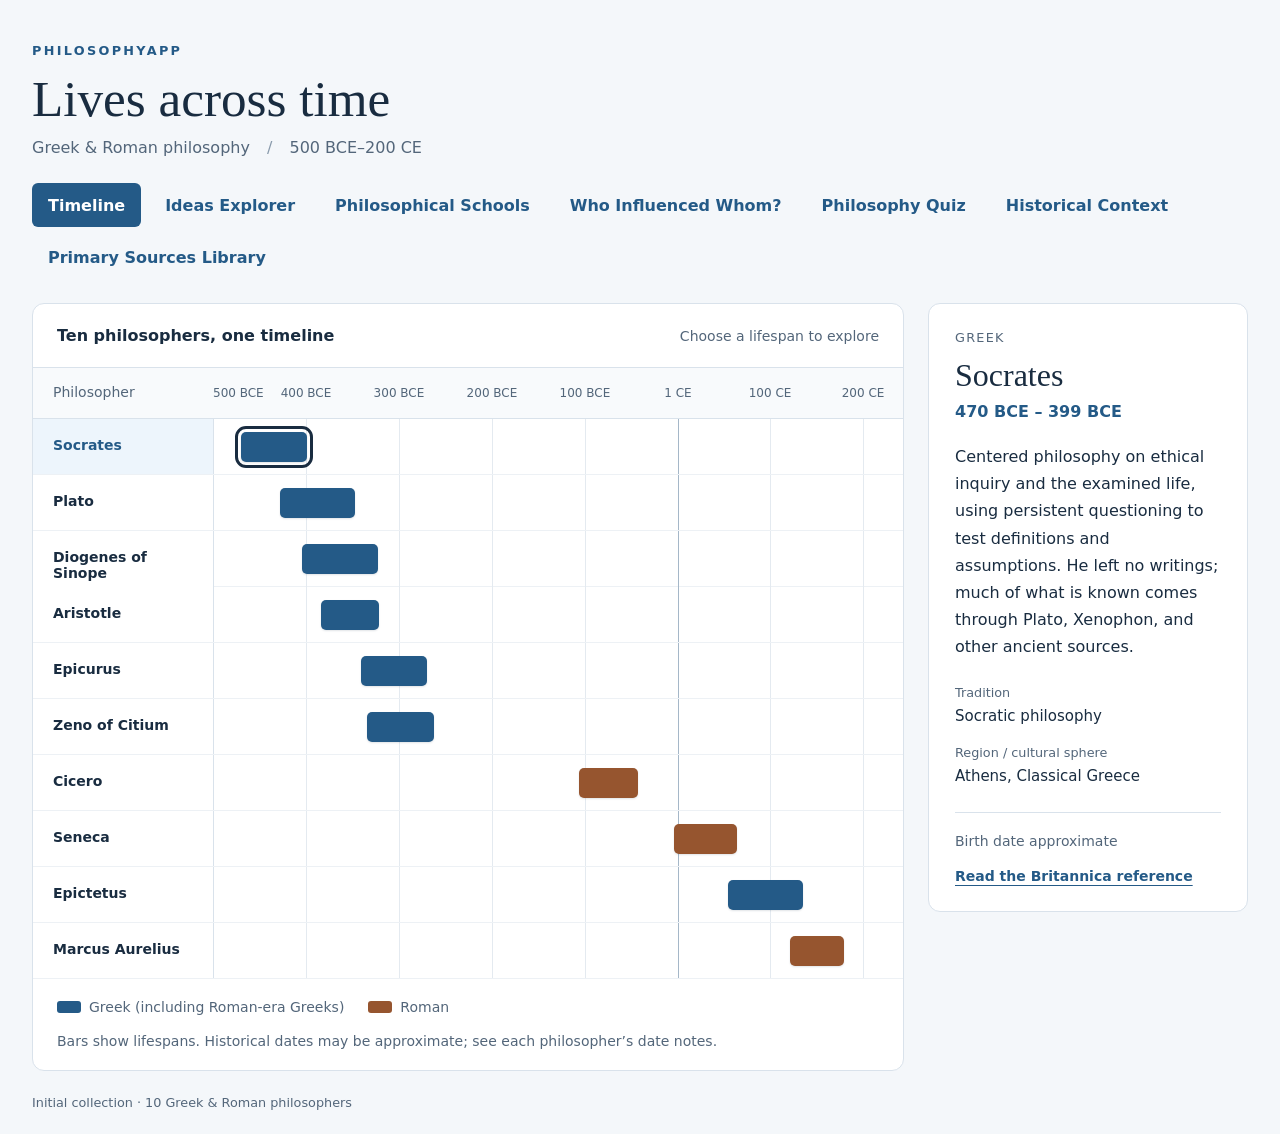
<file: index.html>
<!doctype html>
<html lang="en">
<head>
  <meta charset="utf-8">
  <meta name="viewport" content="width=device-width, initial-scale=1">
  <title>PhilosophyApp — Greek & Roman Timeline</title>
  <meta name="description" content="Explore the overlapping lives and ideas of ten Greek and Roman philosophers.">
  <link rel="stylesheet" href="styles.css">
  <script defer src="data.js"></script>
  <script defer src="app.js"></script>
</head>
<body>
  <header><span class="brand">PHILOSOPHYAPP</span><h1>Lives across time</h1><p>Greek & Roman philosophy <span class="separator">/</span> 500 BCE–200 CE</p></header>
  <nav class="page-nav" aria-label="Main navigation">
    <a href="index.html" aria-current="page">Timeline</a>
    <a href="ideas.html">Ideas Explorer</a>
    <a href="schools.html">Philosophical Schools</a>
    <a href="influence.html">Who Influenced Whom?</a>
    <a href="quiz.html">Philosophy Quiz</a>
    <a href="history.html">Historical Context</a>
    <a href="library.html">Primary Sources Library</a>
  </nav>
  <main>
    <section class="timeline-card" aria-labelledby="timeline-title">
      <div class="section-heading"><h2 id="timeline-title">Ten philosophers, one timeline</h2><span>Choose a lifespan to explore</span></div>
      <div class="scroll-hint">Scroll horizontally to explore the full timeline on smaller screens.</div>
      <div class="timeline-scroll" tabindex="0" role="region" aria-label="Philosopher timeline, horizontally scrollable">
        <div id="timeline" class="timeline"></div>
      </div>
      <ul class="timeline-legend" aria-label="Timeline color legend">
        <li><span class="legend-swatch greek" aria-hidden="true"></span>Greek (including Roman-era Greeks)</li>
        <li><span class="legend-swatch roman" aria-hidden="true"></span>Roman</li>
      </ul>
      <p class="timeline-note">Bars show lifespans. Historical dates may be approximate; see each philosopher’s date notes.</p>
    </section>
    <aside id="details" class="details" aria-labelledby="detail-name" aria-live="polite"></aside>
  </main>
  <footer>Initial collection · 10 Greek & Roman philosophers</footer>
  <noscript>Enable JavaScript to view the interactive timeline.</noscript>
</body>
</html>
</file>
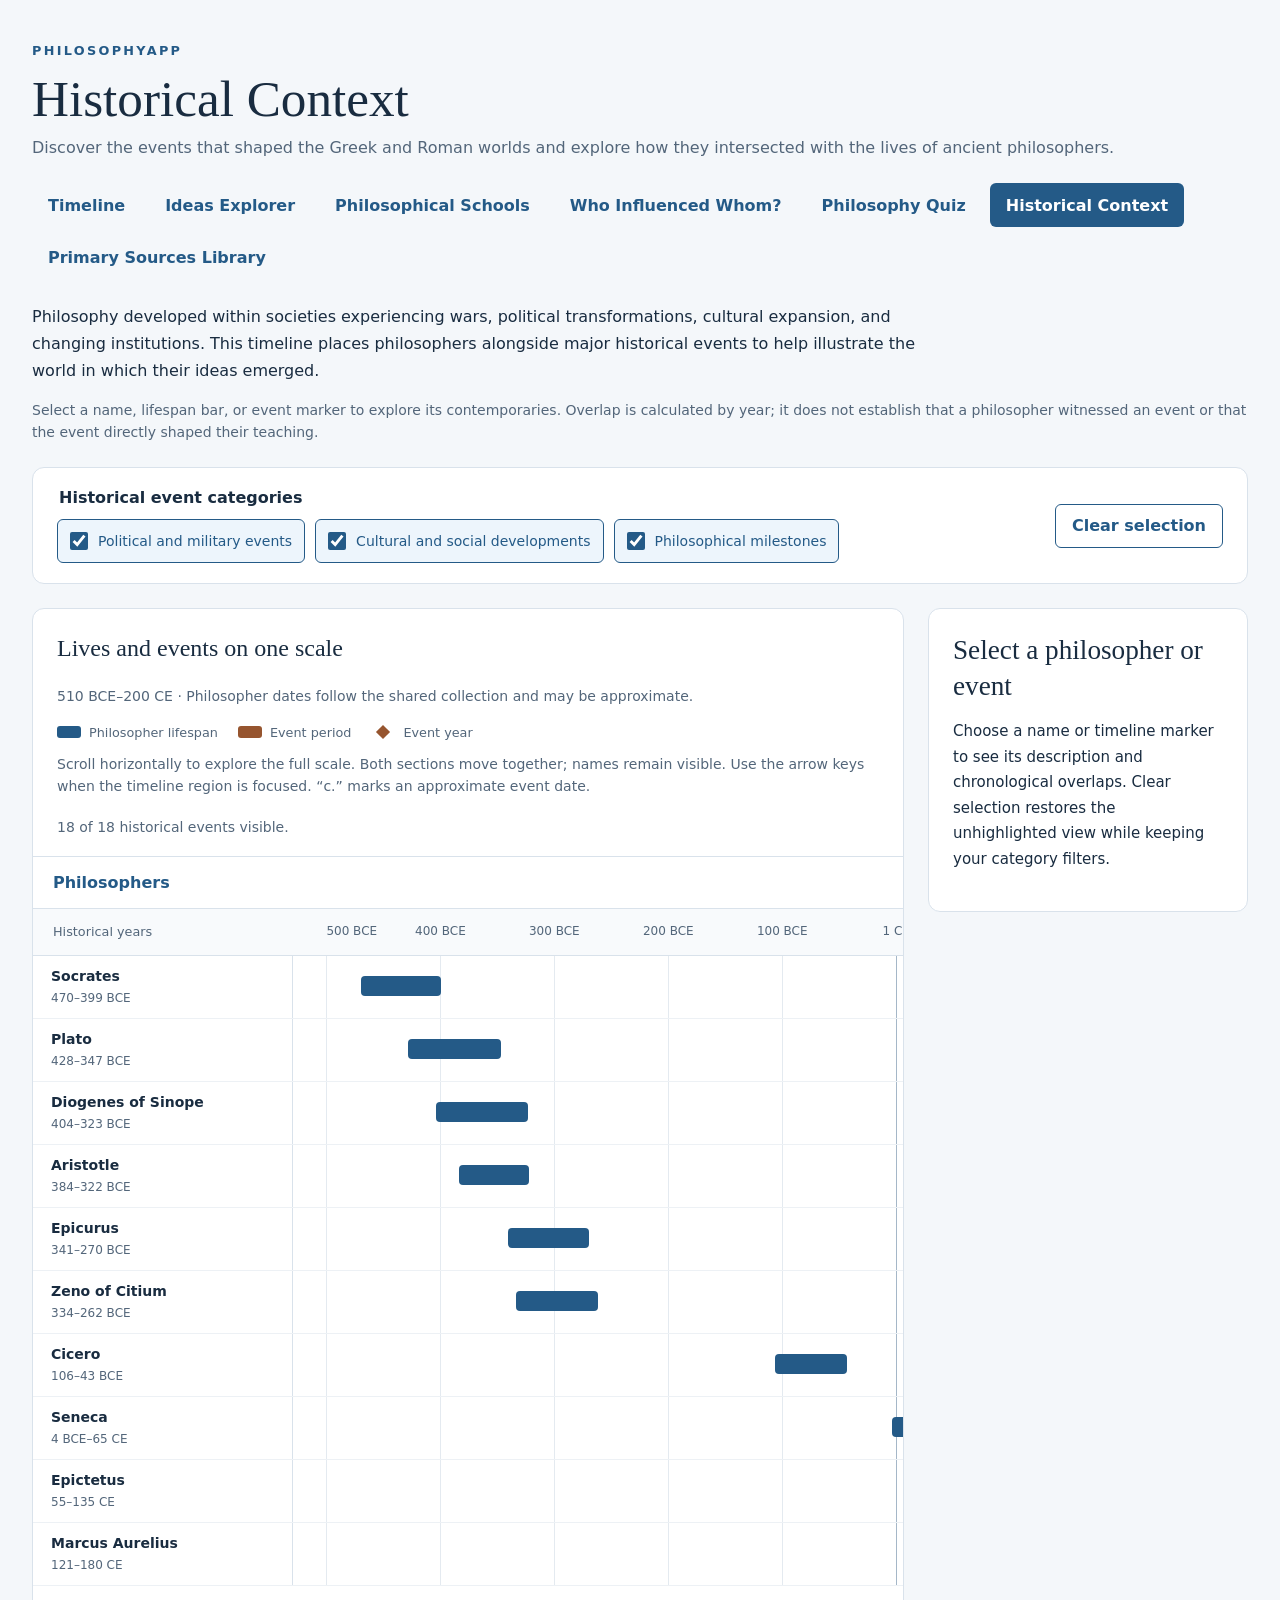
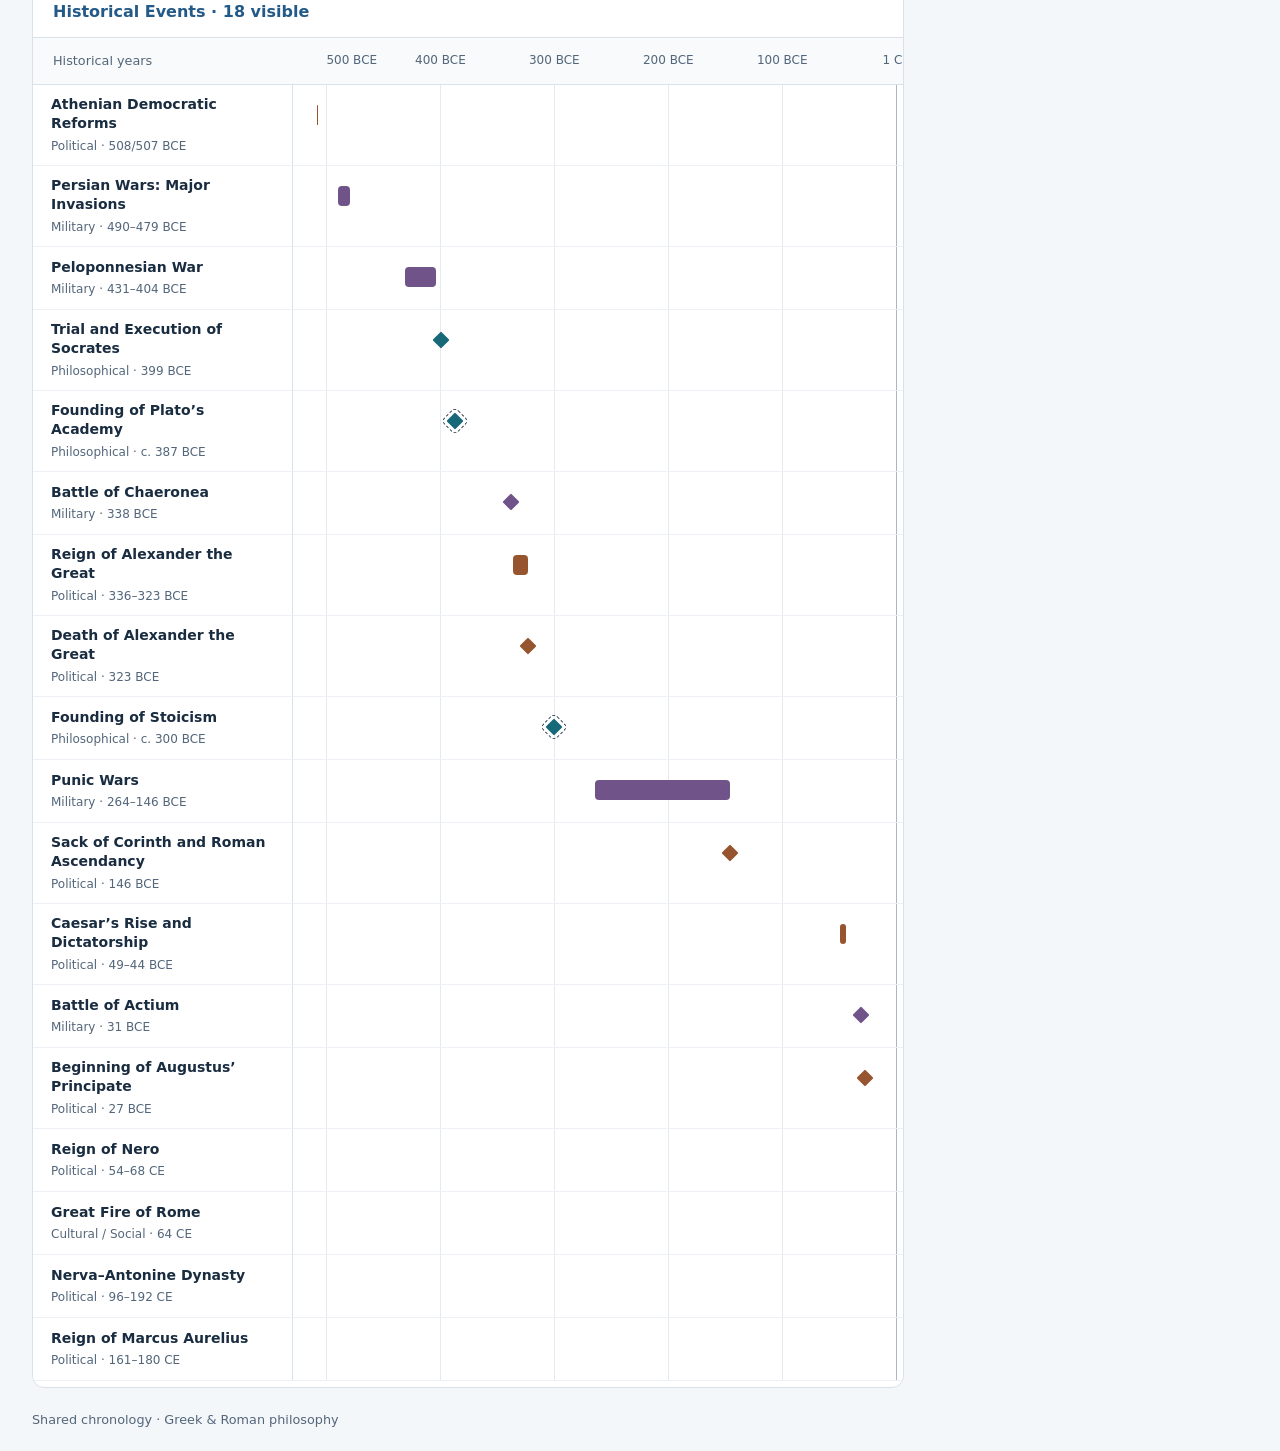
<file: history.html>
<!doctype html>
<html lang="en">
<head>
  <meta charset="utf-8">
  <meta name="viewport" content="width=device-width, initial-scale=1">
  <title>PhilosophyApp — Historical Context</title>
  <meta name="description" content="Discover the events that shaped the Greek and Roman worlds and explore how they intersected with the lives of ancient philosophers.">
  <link rel="stylesheet" href="styles.css">
  <script defer src="data.js"></script>
  <script defer src="history-data.js"></script>
  <script defer src="history-time.js"></script>
  <script defer src="history.js"></script>
</head>
<body>
  <header>
    <span class="brand">PHILOSOPHYAPP</span>
    <h1>Historical Context</h1>
    <p>Discover the events that shaped the Greek and Roman worlds and explore how they intersected with the lives of ancient philosophers.</p>
  </header>
  <nav class="page-nav" aria-label="Main navigation">
    <a href="index.html">Timeline</a>
    <a href="ideas.html">Ideas Explorer</a>
    <a href="schools.html">Philosophical Schools</a>
    <a href="influence.html">Who Influenced Whom?</a>
    <a href="quiz.html">Philosophy Quiz</a>
    <a href="history.html" aria-current="page">Historical Context</a>
    <a href="library.html">Primary Sources Library</a>
  </nav>
  <main class="history-main">
    <section class="history-intro" aria-label="About this timeline">
      <p>Philosophy developed within societies experiencing wars, political transformations, cultural expansion, and changing institutions. This timeline places philosophers alongside major historical events to help illustrate the world in which their ideas emerged.</p>
      <p class="schools-note">Select a name, lifespan bar, or event marker to explore its contemporaries. Overlap is calculated by year; it does not establish that a philosopher witnessed an event or that the event directly shaped their teaching.</p>
    </section>
    <div class="history-controls">
      <fieldset>
        <legend>Historical event categories</legend>
        <div class="history-filters">
          <label><input type="checkbox" value="political-military" checked>Political and military events</label>
          <label><input type="checkbox" value="cultural-social" checked>Cultural and social developments</label>
          <label><input type="checkbox" value="philosophical" checked>Philosophical milestones</label>
        </div>
      </fieldset>
      <button id="history-reset" class="network-reset" type="button">Clear selection</button>
    </div>
    <section class="history-timeline-card" aria-labelledby="history-timeline-title">
      <h2 id="history-timeline-title" class="question-title">Lives and events on one scale</h2>
      <p id="history-range" class="schools-note"></p>
      <ul class="history-legend" aria-label="Timeline symbols">
        <li><span class="history-swatch" aria-hidden="true"></span>Philosopher lifespan</li>
        <li><span class="history-swatch event" aria-hidden="true"></span>Event period</li>
        <li><span class="history-diamond" aria-hidden="true"></span>Event year</li>
      </ul>
      <p id="history-scroll-hint" class="schools-note">Scroll horizontally to explore the full scale. Both sections move together; names remain visible. Use the arrow keys when the timeline region is focused. “c.” marks an approximate event date.</p>
      <p id="history-filter-status" class="schools-note" role="status"></p>
      <div id="history-scroll" class="history-scroll" role="region" aria-label="Combined philosopher and historical event timeline, horizontally scrollable" aria-describedby="history-scroll-hint" tabindex="0">
        <div id="history-timeline" class="history-timeline"></div>
      </div>
    </section>
    <aside id="history-details" class="history-details" aria-labelledby="history-detail-title" aria-live="polite" aria-atomic="true"></aside>
  </main>
  <footer>Shared chronology · Greek & Roman philosophy</footer>
  <noscript>Enable JavaScript to explore historical events and philosopher lifetimes.</noscript>
</body>
</html>
</file>
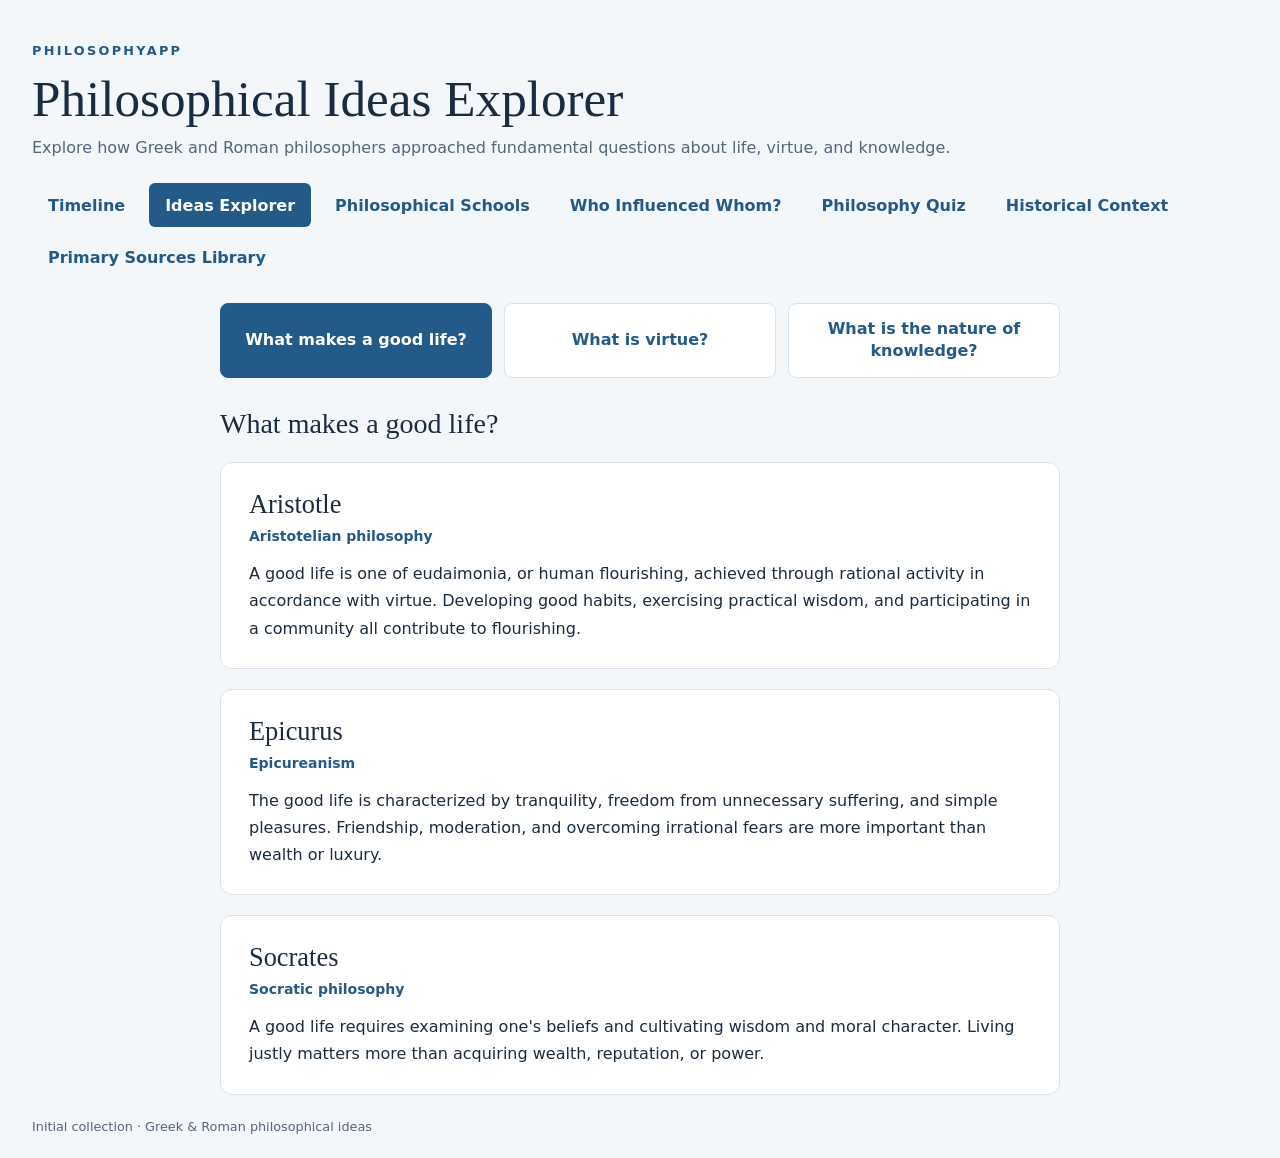
<file: ideas.html>
<!doctype html>
<html lang="en">
<head>
  <meta charset="utf-8">
  <meta name="viewport" content="width=device-width, initial-scale=1">
  <title>PhilosophyApp — Philosophical Ideas Explorer</title>
  <meta name="description" content="Explore how Greek and Roman philosophers approached fundamental questions about life, virtue, and knowledge.">
  <link rel="stylesheet" href="styles.css">
  <script defer src="data.js"></script>
  <script defer src="ideas-data.js"></script>
  <script defer src="ideas.js"></script>
</head>
<body>
  <header>
    <span class="brand">PHILOSOPHYAPP</span>
    <h1>Philosophical Ideas Explorer</h1>
    <p>Explore how Greek and Roman philosophers approached fundamental questions about life, virtue, and knowledge.</p>
  </header>
  <nav class="page-nav" aria-label="Main navigation">
    <a href="index.html">Timeline</a>
    <a href="ideas.html" aria-current="page">Ideas Explorer</a>
    <a href="schools.html">Philosophical Schools</a>
    <a href="influence.html">Who Influenced Whom?</a>
    <a href="quiz.html">Philosophy Quiz</a>
    <a href="history.html">Historical Context</a>
    <a href="library.html">Primary Sources Library</a>
  </nav>
  <main class="ideas-main">
    <section aria-label="Explore a philosophical question">
      <div id="question-buttons" class="question-buttons" role="group" aria-label="Choose a question"></div>
      <div id="ideas-results" class="ideas-results" role="region" aria-labelledby="question-title" aria-live="polite" aria-atomic="true"></div>
    </section>
  </main>
  <footer>Initial collection · Greek & Roman philosophical ideas</footer>
  <noscript>Enable JavaScript to explore the philosophical questions.</noscript>
</body>
</html>
</file>
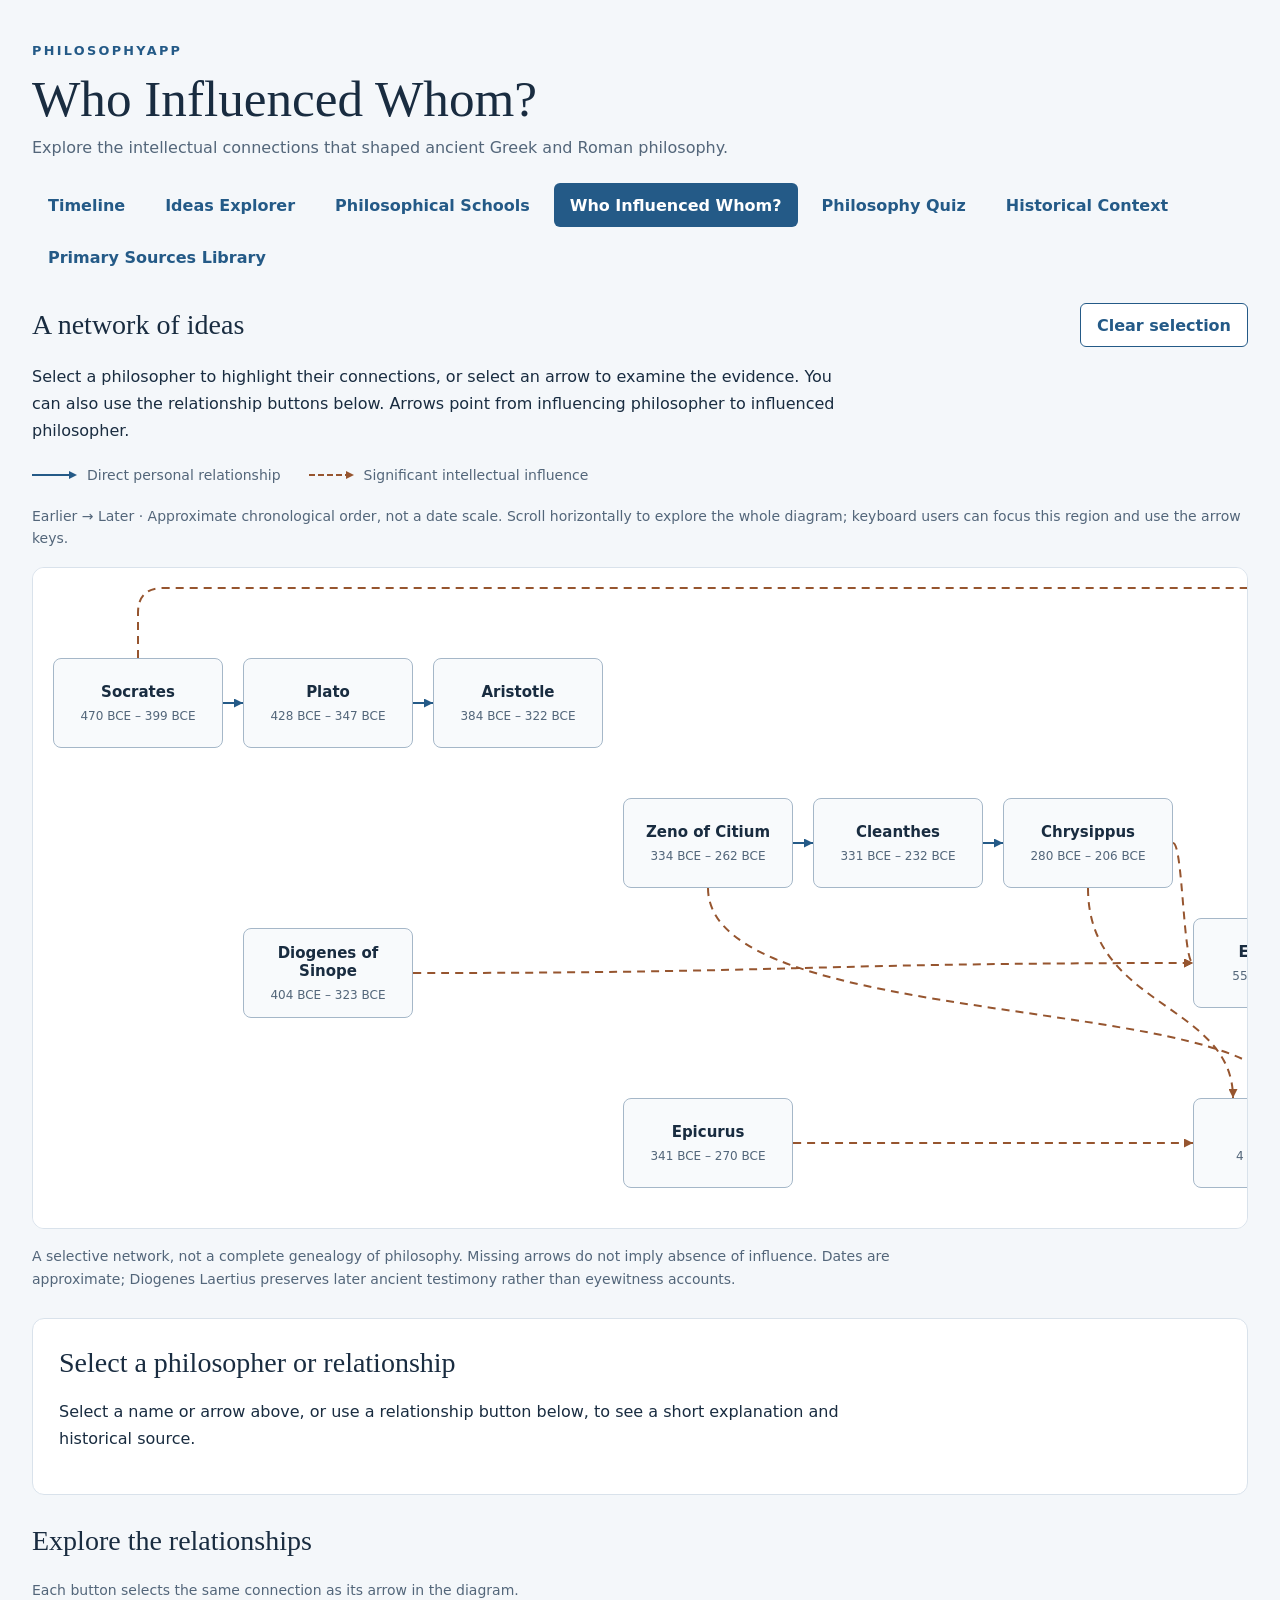
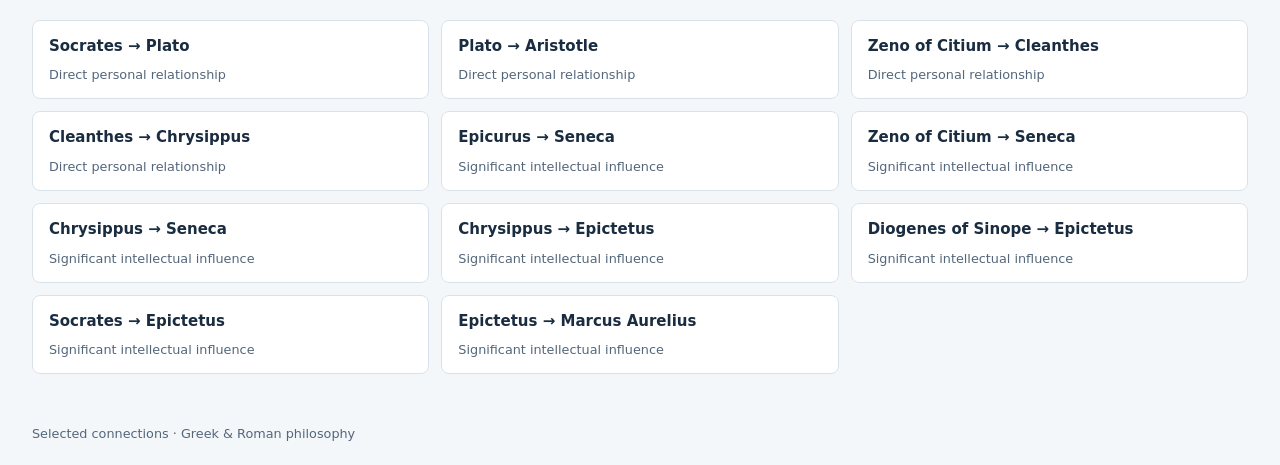
<file: influence.html>
<!doctype html>
<html lang="en">
<head>
  <meta charset="utf-8">
  <meta name="viewport" content="width=device-width, initial-scale=1">
  <title>PhilosophyApp — Who Influenced Whom?</title>
  <meta name="description" content="Explore the intellectual connections that shaped ancient Greek and Roman philosophy.">
  <link rel="stylesheet" href="styles.css">
  <script defer src="data.js"></script>
  <script defer src="influence-data.js"></script>
  <script defer src="influence.js"></script>
</head>
<body>
  <header>
    <span class="brand">PHILOSOPHYAPP</span>
    <h1>Who Influenced Whom?</h1>
    <p>Explore the intellectual connections that shaped ancient Greek and Roman philosophy.</p>
  </header>
  <nav class="page-nav" aria-label="Main navigation">
    <a href="index.html">Timeline</a>
    <a href="ideas.html">Ideas Explorer</a>
    <a href="schools.html">Philosophical Schools</a>
    <a href="influence.html" aria-current="page">Who Influenced Whom?</a>
    <a href="quiz.html">Philosophy Quiz</a>
    <a href="history.html">Historical Context</a>
    <a href="library.html">Primary Sources Library</a>
  </nav>
  <main class="network-main">
    <section class="network-section" aria-labelledby="network-title">
      <div class="network-heading">
        <h2 id="network-title" class="question-title">A network of ideas</h2>
        <button id="network-reset" type="button" class="network-reset">Clear selection</button>
      </div>
      <p class="network-intro">Select a philosopher to highlight their connections, or select an arrow to examine the evidence. You can also use the relationship buttons below. Arrows point from influencing philosopher to influenced philosopher.</p>
      <ul class="network-legend" aria-label="Relationship types">
        <li><span class="network-line" aria-hidden="true"></span>Direct personal relationship</li>
        <li><span class="network-line dashed" aria-hidden="true"></span>Significant intellectual influence</li>
      </ul>
      <p id="network-scroll-hint" class="schools-note">Earlier → Later · Approximate chronological order, not a date scale. Scroll horizontally to explore the whole diagram; keyboard users can focus this region and use the arrow keys.</p>
      <div id="network-scroll" class="network-scroll" role="region" aria-label="Philosopher influence network, horizontally scrollable" aria-describedby="network-scroll-hint" tabindex="0">
        <div id="network-canvas" class="network-canvas"></div>
      </div>
      <p class="network-caveat">A selective network, not a complete genealogy of philosophy. Missing arrows do not imply absence of influence. Dates are approximate; Diogenes Laertius preserves later ancient testimony rather than eyewitness accounts.</p>
    </section>
    <aside id="network-details" class="network-details" aria-labelledby="network-detail-title" aria-live="polite" aria-atomic="true"></aside>
    <section class="network-section" aria-labelledby="relationships-title">
      <h2 id="relationships-title" class="question-title">Explore the relationships</h2>
      <p class="schools-note">Each button selects the same connection as its arrow in the diagram.</p>
      <div id="network-relationships" class="network-relationships"></div>
    </section>
  </main>
  <footer>Selected connections · Greek & Roman philosophy</footer>
  <noscript>Enable JavaScript to explore the philosopher network and its historical evidence.</noscript>
</body>
</html>
</file>
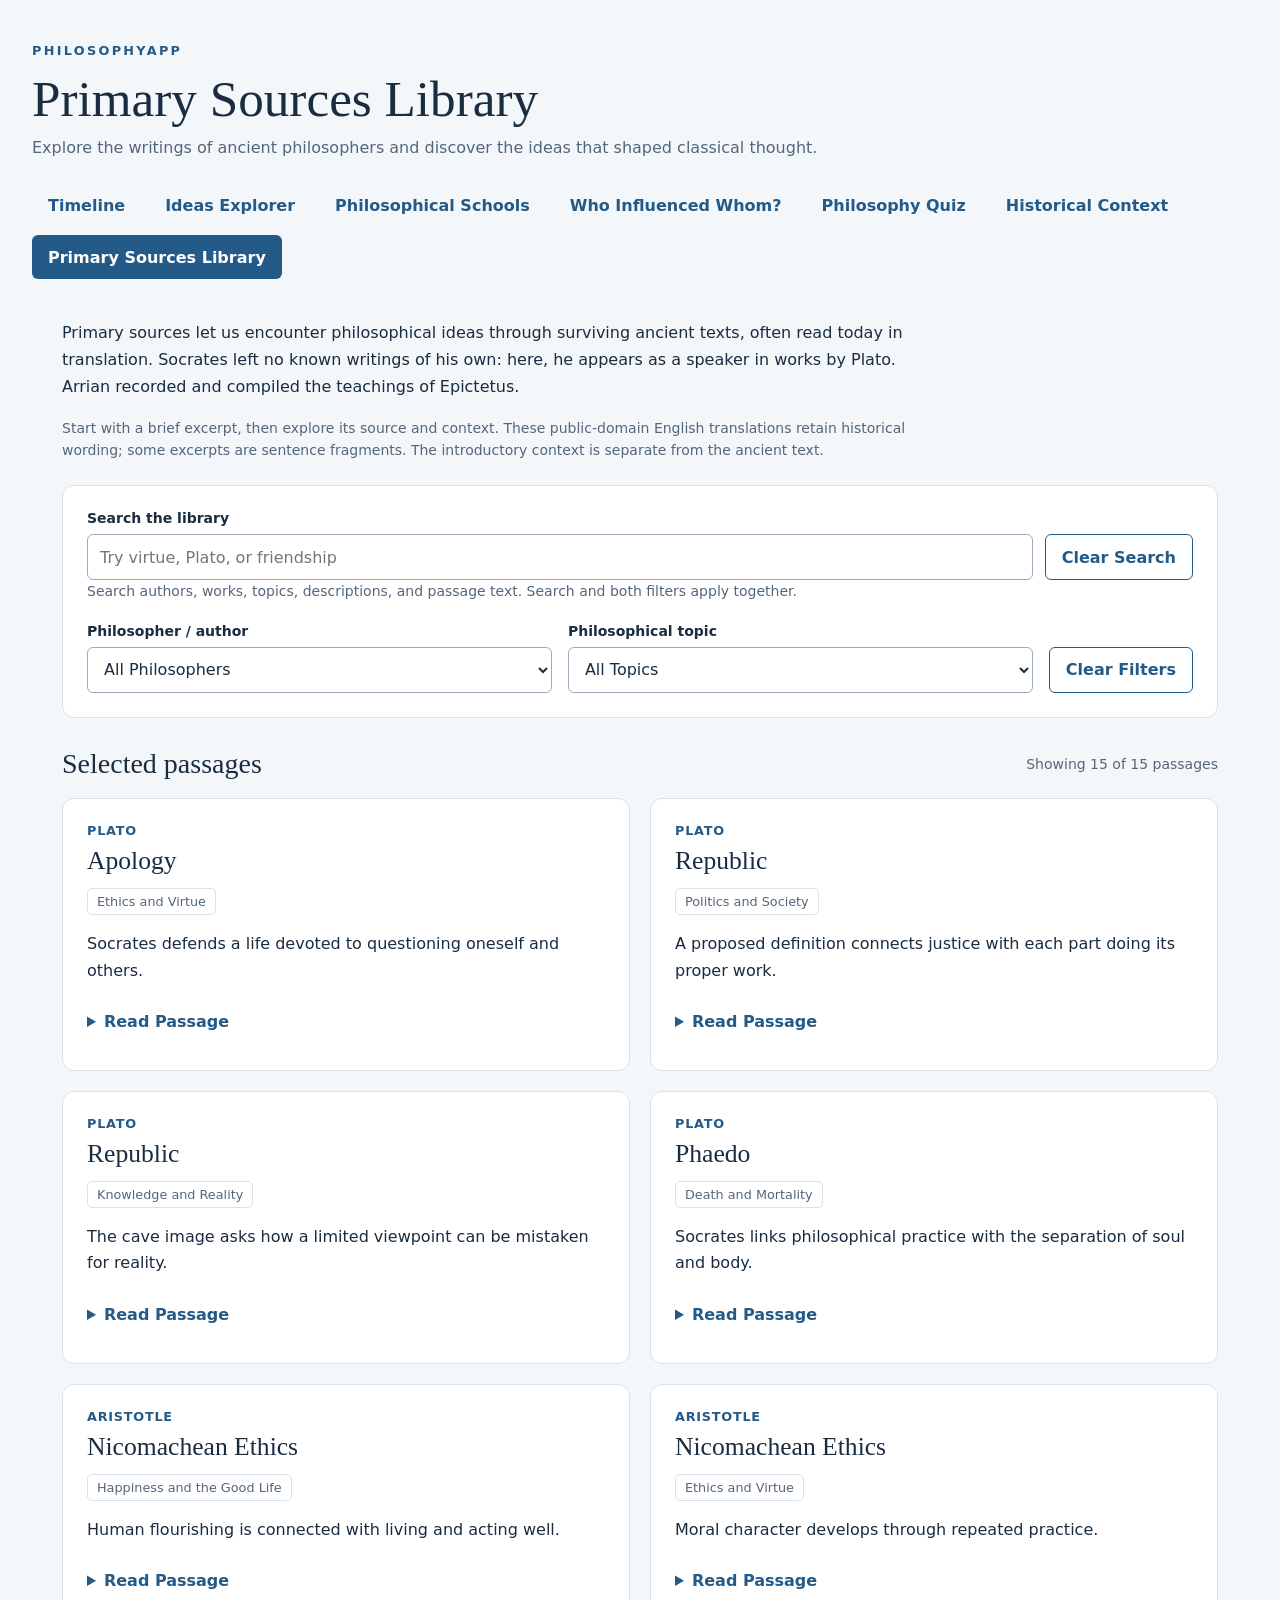
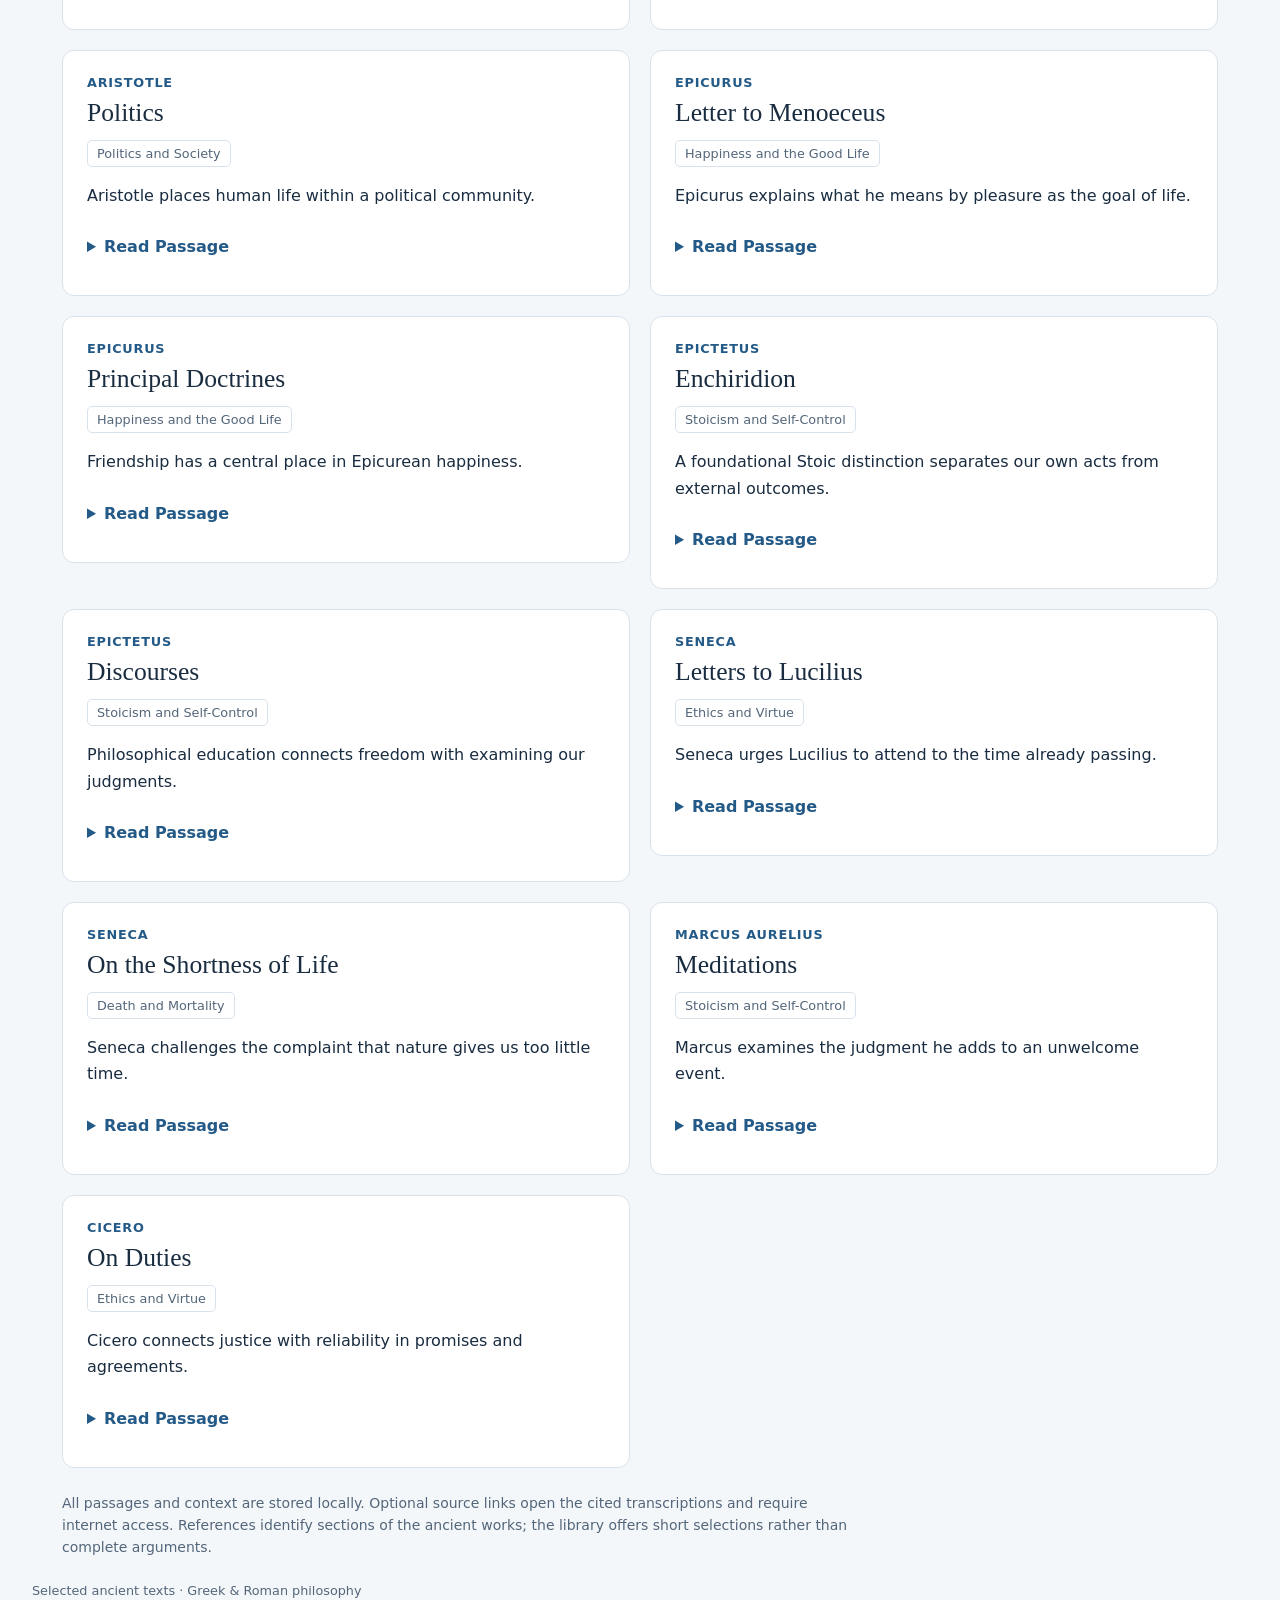
<file: library.html>
<!doctype html>
<html lang="en">
<head>
  <meta charset="utf-8">
  <meta name="viewport" content="width=device-width, initial-scale=1">
  <title>PhilosophyApp — Primary Sources Library</title>
  <meta name="description" content="Explore selected passages from ancient philosophy with source references, search, and filters.">
  <link rel="stylesheet" href="styles.css">
  <script defer src="data.js"></script>
  <script defer src="library-data.js"></script>
  <script defer src="library-filter.js"></script>
  <script defer src="library.js"></script>
</head>
<body>
  <header>
    <span class="brand">PHILOSOPHYAPP</span>
    <h1>Primary Sources Library</h1>
    <p>Explore the writings of ancient philosophers and discover the ideas that shaped classical thought.</p>
  </header>
  <nav class="page-nav" aria-label="Main navigation">
    <a href="index.html">Timeline</a>
    <a href="ideas.html">Ideas Explorer</a>
    <a href="schools.html">Philosophical Schools</a>
    <a href="influence.html">Who Influenced Whom?</a>
    <a href="quiz.html">Philosophy Quiz</a>
    <a href="history.html">Historical Context</a>
    <a href="library.html" aria-current="page">Primary Sources Library</a>
  </nav>
  <main class="library-main">
    <section class="library-intro" aria-label="About the library">
      <p>Primary sources let us encounter philosophical ideas through surviving ancient texts, often read today in translation. Socrates left no known writings of his own: here, he appears as a speaker in works by Plato. Arrian recorded and compiled the teachings of Epictetus.</p>
      <p class="schools-note">Start with a brief excerpt, then explore its source and context. These public-domain English translations retain historical wording; some excerpts are sentence fragments. The introductory context is separate from the ancient text.</p>
    </section>
    <section class="library-controls" aria-label="Search and filter passages">
      <div class="library-search">
        <label for="library-search">Search the library</label>
        <div class="library-search-row">
          <input type="search" id="library-search" placeholder="Try virtue, Plato, or friendship" aria-describedby="library-search-hint" autocomplete="off">
          <button type="button" id="library-clear-search">Clear Search</button>
        </div>
        <p id="library-search-hint" class="schools-note">Search authors, works, topics, descriptions, and passage text. Search and both filters apply together.</p>
      </div>
      <div class="library-filter-row">
        <div><label for="library-author">Philosopher / author</label><select id="library-author"><option value="">All Philosophers</option></select></div>
        <div><label for="library-topic">Philosophical topic</label><select id="library-topic"><option value="">All Topics</option></select></div>
        <button type="button" id="library-reset">Clear Filters</button>
      </div>
    </section>
    <section aria-labelledby="library-heading">
      <div class="library-results-heading"><h2 id="library-heading" class="question-title">Selected passages</h2><p id="library-status" role="status"></p></div>
      <p id="library-empty" class="library-empty" hidden>No passages match your search and filters. Try a shorter search, choose All Philosophers or All Topics, or use Clear Filters to restore the library.</p>
      <div id="library-cards" class="library-cards"></div>
    </section>
    <p class="schools-note library-source-note">All passages and context are stored locally. Optional source links open the cited transcriptions and require internet access. References identify sections of the ancient works; the library offers short selections rather than complete arguments.</p>
  </main>
  <footer>Selected ancient texts · Greek &amp; Roman philosophy</footer>
  <noscript>Enable JavaScript to read and search the locally stored passages.</noscript>
</body>
</html>
</file>
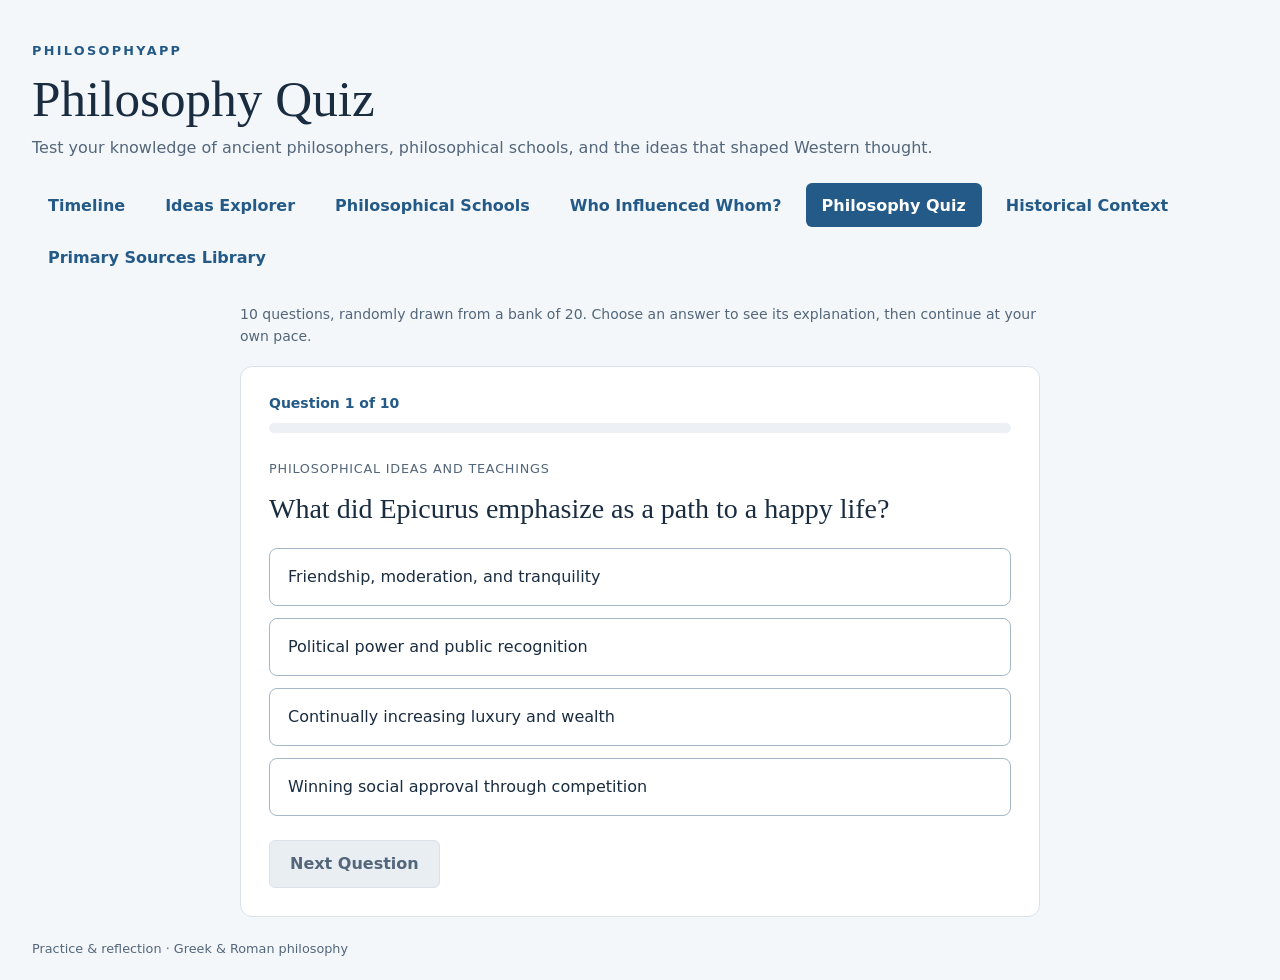
<file: quiz.html>
<!doctype html>
<html lang="en">
<head>
  <meta charset="utf-8">
  <meta name="viewport" content="width=device-width, initial-scale=1">
  <title>PhilosophyApp — Philosophy Quiz</title>
  <meta name="description" content="Test your knowledge of ancient philosophers, philosophical schools, and the ideas that shaped Western thought.">
  <link rel="stylesheet" href="styles.css">
  <script defer src="quiz-data.js"></script>
  <script defer src="quiz-state.js"></script>
  <script defer src="quiz.js"></script>
</head>
<body>
  <header>
    <span class="brand">PHILOSOPHYAPP</span>
    <h1>Philosophy Quiz</h1>
    <p>Test your knowledge of ancient philosophers, philosophical schools, and the ideas that shaped Western thought.</p>
  </header>
  <nav class="page-nav" aria-label="Main navigation">
    <a href="index.html">Timeline</a>
    <a href="ideas.html">Ideas Explorer</a>
    <a href="schools.html">Philosophical Schools</a>
    <a href="influence.html">Who Influenced Whom?</a>
    <a href="quiz.html" aria-current="page">Philosophy Quiz</a>
    <a href="history.html">Historical Context</a>
    <a href="library.html">Primary Sources Library</a>
  </nav>
  <main class="quiz-main">
    <div class="quiz-container">
      <p class="schools-note">10 questions, randomly drawn from a bank of 20. Choose an answer to see its explanation, then continue at your own pace.</p>
      <section id="quiz-card" class="quiz-card" aria-labelledby="quiz-question"></section>
    </div>
  </main>
  <footer>Practice & reflection · Greek & Roman philosophy</footer>
  <noscript>Enable JavaScript to take the philosophy quiz.</noscript>
</body>
</html>
</file>
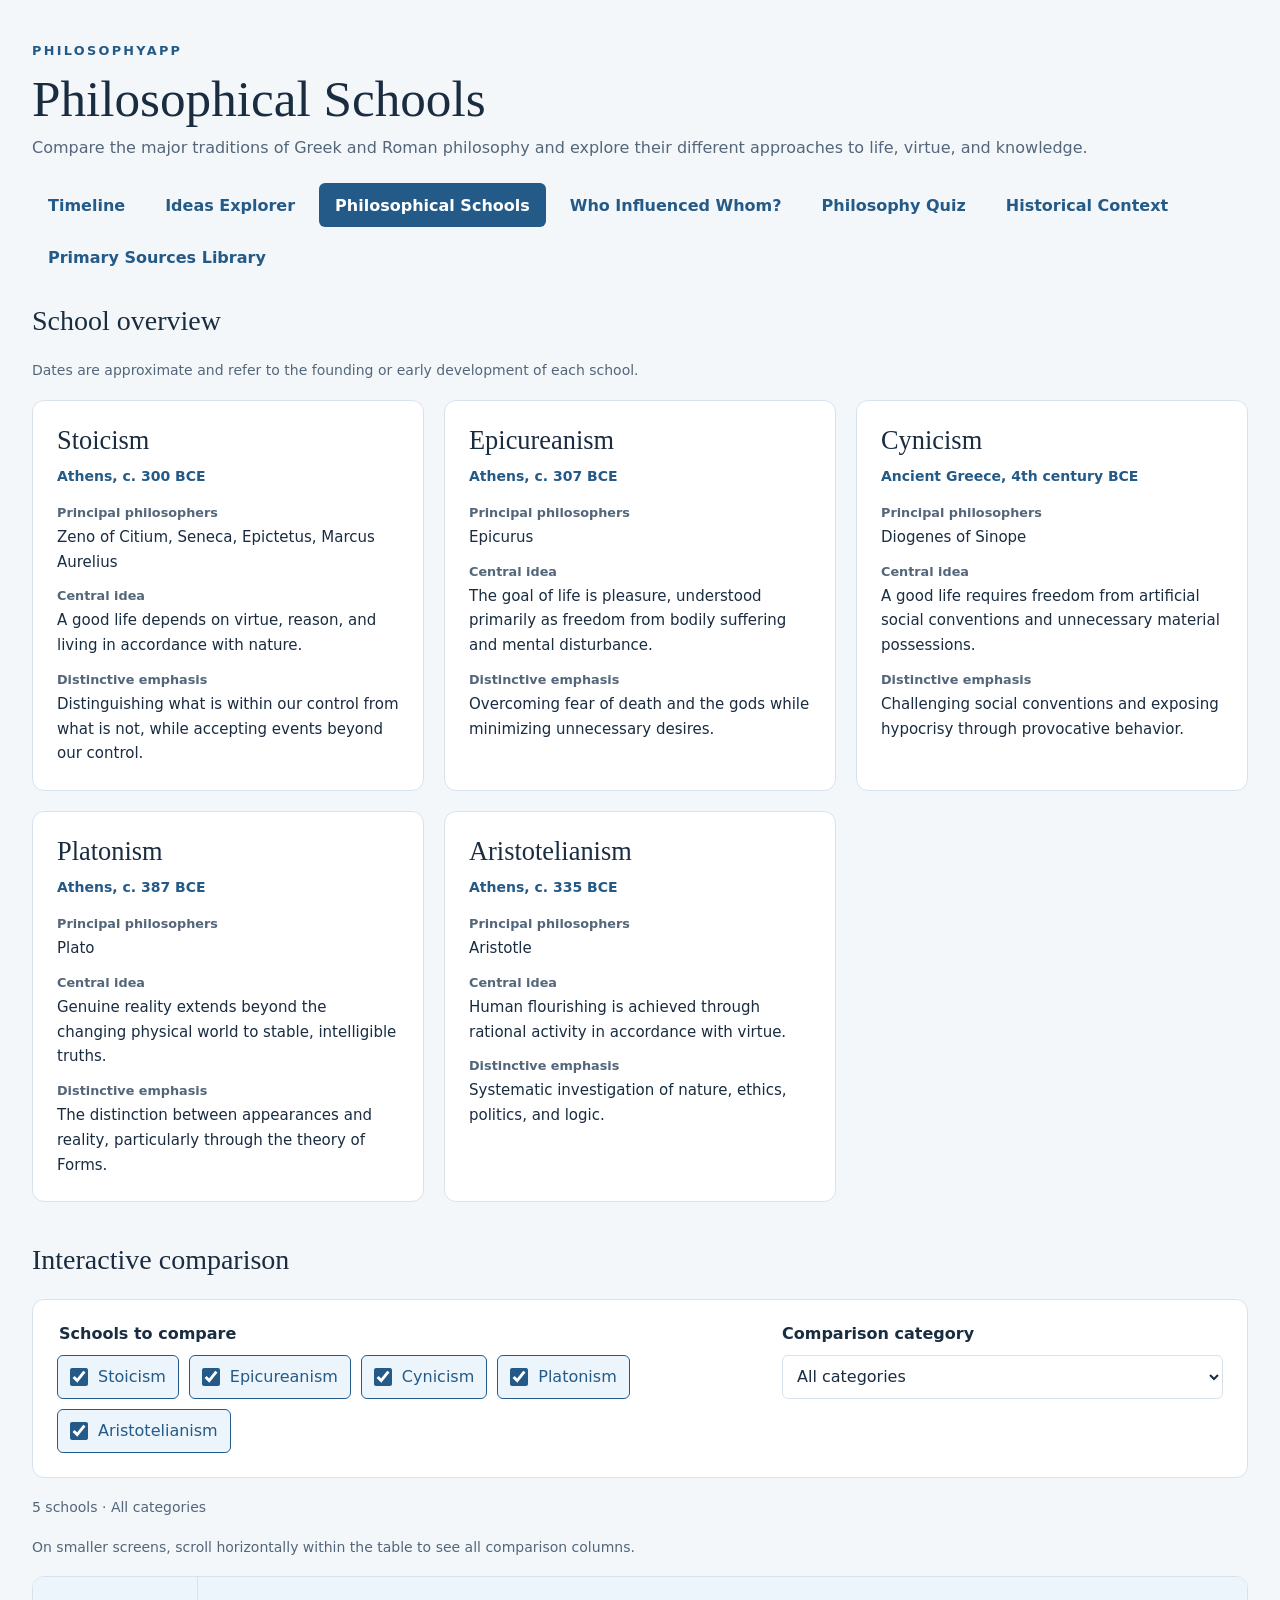
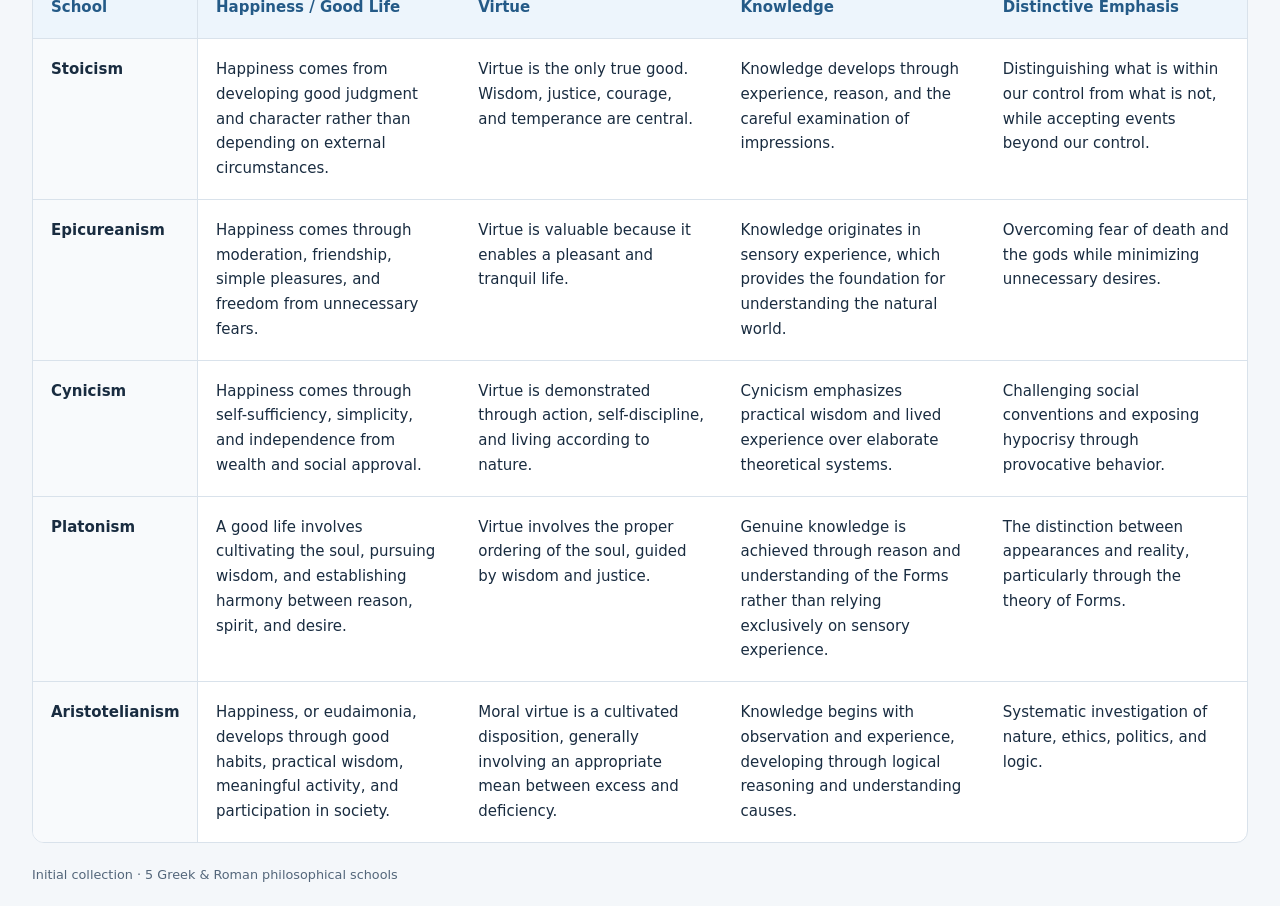
<file: schools.html>
<!doctype html>
<html lang="en">
<head>
  <meta charset="utf-8">
  <meta name="viewport" content="width=device-width, initial-scale=1">
  <title>PhilosophyApp — Philosophical Schools</title>
  <meta name="description" content="Compare the major traditions of Greek and Roman philosophy and explore their different approaches to life, virtue, and knowledge.">
  <link rel="stylesheet" href="styles.css">
  <script defer src="data.js"></script>
  <script defer src="schools-data.js"></script>
  <script defer src="schools.js"></script>
</head>
<body>
  <header>
    <span class="brand">PHILOSOPHYAPP</span>
    <h1>Philosophical Schools</h1>
    <p>Compare the major traditions of Greek and Roman philosophy and explore their different approaches to life, virtue, and knowledge.</p>
  </header>
  <nav class="page-nav" aria-label="Main navigation">
    <a href="index.html">Timeline</a>
    <a href="ideas.html">Ideas Explorer</a>
    <a href="schools.html" aria-current="page">Philosophical Schools</a>
    <a href="influence.html">Who Influenced Whom?</a>
    <a href="quiz.html">Philosophy Quiz</a>
    <a href="history.html">Historical Context</a>
    <a href="library.html">Primary Sources Library</a>
  </nav>
  <main class="schools-main">
    <section aria-labelledby="overview-title">
      <h2 id="overview-title" class="question-title">School overview</h2>
      <p class="schools-note">Dates are approximate and refer to the founding or early development of each school.</p>
      <div id="school-overview" class="school-overview"></div>
    </section>
    <section aria-labelledby="comparison-title">
      <h2 id="comparison-title" class="question-title">Interactive comparison</h2>
      <div class="comparison-controls">
        <fieldset>
          <legend>Schools to compare</legend>
          <div id="school-choices" class="school-choices"></div>
        </fieldset>
        <div class="category-control">
          <label for="comparison-category">Comparison category</label>
          <select id="comparison-category">
            <option value="all">All categories</option>
            <option value="happiness">Happiness / Good Life</option>
            <option value="virtue">Virtue</option>
            <option value="knowledge">Knowledge</option>
            <option value="emphasis">Distinctive Emphasis</option>
          </select>
        </div>
      </div>
      <p id="comparison-status" class="schools-note" role="status"></p>
      <p id="comparison-hint" class="schools-note">On smaller screens, scroll horizontally within the table to see all comparison columns.</p>
      <div id="comparison-scroll" class="comparison-scroll" role="region" aria-label="Philosophical schools comparison, horizontally scrollable" aria-describedby="comparison-hint" tabindex="0">
        <table id="school-comparison" class="school-comparison"></table>
      </div>
    </section>
  </main>
  <footer>Initial collection · 5 Greek & Roman philosophical schools</footer>
  <noscript>Enable JavaScript to view the school overviews and interactive comparison.</noscript>
</body>
</html>
</file>
<file: styles.css>
:root{color-scheme:light;--ink:#192c40;--muted:#53667a;--blue:#245a87;--roman:#96552f;--paper:#f4f7fa;--line:#d9e2eb;--name-width:180px;font-family:system-ui,-apple-system,BlinkMacSystemFont,"Segoe UI",sans-serif;color:var(--ink);background:var(--paper)}
*{box-sizing:border-box}body{margin:0}header,main,footer{max-width:1440px;margin:auto}header{padding:40px 32px 26px}.brand{font-size:.8rem;letter-spacing:.18em;font-weight:750;color:var(--blue)}h1{font-family:Georgia,serif;font-size:clamp(2.2rem,4vw,3.5rem);font-weight:400;margin:10px 0}header p{color:var(--muted);margin:0}.separator{margin:0 12px;color:#8a9bac}main{display:grid;grid-template-columns:minmax(0,1fr) 320px;gap:24px;padding:0 32px}.timeline-card,.details{background:white;border:1px solid var(--line);border-radius:12px;overflow:hidden}.section-heading{display:flex;justify-content:space-between;align-items:center;gap:14px;padding:22px 24px}.section-heading h2{font-size:1rem;margin:0}.section-heading span{font-size:.875rem;color:var(--muted)}.timeline-scroll{overflow-x:auto;position:relative;padding-bottom:8px}.timeline{min-width:850px}.axis,.timeline-row{display:grid;grid-template-columns:var(--name-width) 1fr}.axis{height:52px;background:#f8fafc;border-top:1px solid var(--line);border-bottom:1px solid var(--line)}.axis-label{padding:16px 20px;font-size:.875rem;color:var(--muted);position:sticky;left:0;background:#f8fafc;z-index:3}.track{position:relative;margin-right:40px}.tick{position:absolute;top:18px;transform:translateX(-50%);font-size:.75rem;white-space:nowrap;color:var(--muted)}.tick:first-child{transform:none}.tick:last-child{transform:translateX(-100%)}.timeline-row{height:56px;border-bottom:1px solid #edf1f5}.name{position:sticky;left:0;z-index:2;background:white;padding:18px 20px;font-size:.875rem;font-weight:600;box-shadow:1px 0 0 var(--line)}.timeline-row.selected .name{color:var(--blue);background:#edf5fc}.gridline{position:absolute;top:0;bottom:0;width:1px;background:#e4eaf0}.era-line{background:#a5b7c8}.life{position:absolute;top:13px;height:30px;border:0;border-radius:5px;background:var(--blue);cursor:pointer;min-width:12px;box-shadow:0 1px 2px #102a4320}.life.roman{background:var(--roman)}.life:hover{filter:brightness(1.17)}.life[aria-pressed="true"]{outline:3px solid #192c40;outline-offset:3px}.life:focus-visible,.timeline-scroll:focus-visible,a:focus-visible{outline:3px solid #1377cf;outline-offset:4px}.timeline-note{font-size:.875rem;color:var(--muted);padding:8px 24px 18px;margin:0;line-height:1.5}.details{padding:26px;align-self:start;min-height:440px}.eyebrow{font-size:.8rem;letter-spacing:.1em;text-transform:uppercase;color:var(--muted);margin:0 0 12px}.details h2{font-family:Georgia,serif;font-weight:400;font-size:2rem;margin:0 0 8px}.dates{font-size:1rem;color:var(--blue);font-weight:600;margin:0 0 22px}.summary{line-height:1.7;font-size:1rem}dl{margin:24px 0}dt{font-size:.8rem;color:var(--muted);margin-top:18px}dd{font-size:.9375rem;margin:5px 0 0;line-height:1.5}.source{color:var(--blue);font-weight:600;font-size:.875rem;text-underline-offset:4px}.date-note{border-top:1px solid var(--line);padding-top:18px;font-size:.875rem;color:var(--muted);line-height:1.5}footer{padding:24px 32px;font-size:.8rem;color:var(--muted)}.scroll-hint{display:none}
@media(max-width:1100px){main{grid-template-columns:1fr}.details{min-height:0}.section-heading{flex-wrap:wrap}}
@media(max-width:650px){header{padding:28px 18px 22px}main{padding:0 12px;gap:16px}.section-heading{padding:18px}.section-heading span{display:none}.scroll-hint{display:block;padding:0 18px 14px;color:var(--muted);font-size:.875rem;line-height:1.5}.details{padding:22px}.timeline-note{padding:8px 18px 16px}footer{padding:20px 18px}:root{--name-width:160px}.name{padding-left:14px}}

.timeline-legend{display:flex;flex-wrap:wrap;gap:12px 24px;list-style:none;padding:12px 24px 8px;margin:0;font-size:.875rem;color:var(--muted)}.timeline-legend li{display:flex;align-items:center;gap:8px}.legend-swatch{display:inline-block;width:24px;height:12px;border-radius:3px;flex-shrink:0;background:var(--blue)}.legend-swatch.roman{background:var(--roman)}
@media(max-width:650px){.timeline-legend{padding-left:18px;padding-right:18px}}

.compact-tick{display:none}
@media(max-width:650px){
  .scroll-hint{display:none}
  .timeline{min-width:0}
  .timeline-scroll{overflow-x:visible}
  .axis{display:block;height:44px}
  .axis-label{display:none}
  .axis .track{height:44px}
  .track{margin:0 18px}
  .desktop-tick{display:none}
  .compact-tick{display:block;top:14px}
  .compact-tick:nth-last-child(3){transform:none}
  .timeline-row{display:block;height:auto;min-height:62px;padding:7px 0;cursor:pointer}
  .name{position:static;background:transparent;padding:0 18px;font-size:.875rem;line-height:1.5;box-shadow:none}
  .timeline-row.selected{background:#edf5fc}
  .timeline-row.selected .name{background:transparent}
  .timeline-row .track{height:27px}
  .life{top:8px;height:14px;min-width:0;border-radius:3px}
  .life::after{content:"";position:absolute;inset:-14px -8px}
  .life[aria-pressed="true"]{outline-width:2px;outline-offset:2px}
  .gridline{opacity:.5}
}

.name-button{appearance:none;background:none;border:0;padding:0;margin:0;font:inherit;color:inherit;text-align:left;cursor:pointer;width:100%}.name-button:focus-visible{outline:3px solid #1377cf;outline-offset:3px}.details{scroll-margin-top:20px}

.timeline-row{cursor:pointer}

.history-main{display:grid;grid-template-columns:minmax(0,1fr) 320px;gap:24px;align-items:start}
.history-intro,.history-controls{grid-column:1/-1}
.history-intro>p:first-child{max-width:90ch;line-height:1.7;margin:0 0 14px}
.history-intro .schools-note{margin-bottom:0}
.history-controls{display:flex;flex-wrap:wrap;align-items:center;justify-content:space-between;gap:20px;background:white;border:1px solid var(--line);border-radius:12px;padding:20px 24px}
.history-controls fieldset{padding:0;margin:0;border:0;min-width:0}
.history-controls legend{font-weight:600;margin-bottom:12px}
.history-filters{display:flex;flex-wrap:wrap;gap:10px}
.history-filters label{display:flex;align-items:center;gap:10px;min-height:44px;padding:10px 12px;border:1px solid var(--line);border-radius:6px;font-size:.875rem;cursor:pointer}
.history-filters label:has(input:checked){background:#edf5fc;border-color:var(--blue);color:var(--blue)}
.history-filters input{accent-color:var(--blue);width:18px;height:18px;margin:0;flex-shrink:0}
.history-timeline-card{min-width:0;background:white;border:1px solid var(--line);border-radius:12px;overflow:hidden;padding-top:24px}
.history-timeline-card>.question-title,.history-timeline-card>.schools-note,.history-legend{margin-left:24px;margin-right:24px}
.history-timeline-card>.question-title{font-size:1.5rem}
.history-legend{display:flex;flex-wrap:wrap;gap:12px 20px;list-style:none;padding:0;color:var(--muted);font-size:.8rem}
.history-legend li{display:flex;align-items:center;gap:8px}
.history-swatch{width:24px;height:12px;border-radius:3px;background:var(--blue)}
.history-swatch.event{background:var(--roman)}
.history-diamond{width:10px;height:10px;background:var(--roman);transform:rotate(45deg);margin:0 7px}
.history-scroll{overflow-x:auto;border-top:1px solid var(--line);padding-bottom:6px}
.history-timeline{min-width:1120px;--history-label-width:260px}
.history-section-title{position:sticky;left:0;width:fit-content;max-width:calc(100vw - 50px);padding:16px 20px;margin:0;color:var(--blue);font-size:1rem;background:white;z-index:3}
.history-axis,.history-row{display:grid;grid-template-columns:var(--history-label-width) minmax(0,1fr)}
.history-axis{height:48px;background:#f8fafc;border-top:1px solid var(--line);border-bottom:1px solid var(--line)}
.history-axis-label{position:sticky;left:0;background:#f8fafc;z-index:3;padding:15px 20px;font-size:.8rem;color:var(--muted)}
.history-track{position:relative;margin:0 30px 0 22px}
.history-tick{position:absolute;top:15px;transform:translateX(-50%);color:var(--muted);font-size:.75rem;white-space:nowrap}
.history-tick:first-child{transform:none}
.history-tick:last-child{transform:translateX(-100%)}
.history-row{min-height:62px;border-bottom:1px solid #edf1f5}
.history-row-button{position:sticky;left:0;z-index:2;display:flex;flex-direction:column;justify-content:center;gap:4px;width:100%;min-height:62px;border:0;border-right:1px solid var(--line);padding:10px 18px;text-align:left;font:inherit;background:white;color:var(--ink);cursor:pointer}
.history-row-name{font-size:.875rem;font-weight:600;line-height:1.4}
.history-row-meta{font-size:.75rem;line-height:1.4;color:var(--muted)}
.history-row.selected .history-row-button{background:#edf5fc;color:var(--blue)}
.history-row.matched .history-row-button{border-left:4px solid var(--blue);padding-left:14px}
.history-row.dimmed .history-row-name,.history-row.dimmed .history-mark{opacity:.5}
.history-row[hidden]{display:none}
.history-gridline{position:absolute;top:0;bottom:0;width:1px;background:#e4eaf0;pointer-events:none}
.history-gridline.era{background:#a5b7c8}
.history-mark{position:absolute;top:6px;height:48px;border:0;background:none;padding:0;cursor:pointer;color:var(--ink)}
.history-mark::after{content:"";position:absolute;inset:0 -22px;min-width:44px}
.history-shape{position:absolute;top:14px;left:0;width:100%;height:20px;background:var(--blue);border-radius:4px;pointer-events:none}
.history-row.event .history-shape{background:var(--roman)}
.history-row.military .history-shape{background:#705388}
.history-row.cultural-social .history-shape{background:#367155}
.history-row.philosophical .history-shape{background:#176979}
.history-mark.point{transform:translateX(-50%)}
.history-mark.point::after{inset:0}
.history-mark.point .history-shape{width:12px;height:12px;left:calc(50% - 6px);top:18px;border-radius:1px;transform:rotate(45deg)}
.history-mark.approximate .history-shape{outline:1px dashed var(--ink);outline-offset:3px}
.history-row.matched .history-shape{box-shadow:0 0 0 2px white,0 0 0 3px var(--blue)}
.history-row.selected .history-shape{outline:3px solid var(--ink);outline-offset:3px}
.history-mark:focus{outline:none}
.history-mark:focus-visible .history-shape{outline:3px solid #1377cf;outline-offset:5px}
.history-row-button:focus-visible,.history-scroll:focus-visible,.history-filters input:focus-visible,.history-related-button:focus-visible{outline:3px solid #1377cf;outline-offset:-3px}
.history-empty{position:sticky;left:0;max-width:calc(100vw - 76px);width:520px;padding:20px;margin:0;line-height:1.7;color:var(--muted)}
.history-details{position:sticky;top:20px;background:white;border:1px solid var(--line);border-radius:12px;padding:24px;scroll-margin-top:20px}
.history-details .question-title{font-size:1.7rem;margin-bottom:14px}
.history-details .eyebrow{line-height:1.6;letter-spacing:.04em}
.history-detail-body{font-size:.9375rem;line-height:1.7}
.history-details h3{font-size:1rem;line-height:1.5;margin:22px 0 12px}
.history-related{list-style:none;padding:0;margin:0;display:grid;gap:10px}
.history-related-button{display:flex;flex-direction:column;gap:5px;min-height:48px;width:100%;text-align:left;background:#f8fafc;border:1px solid var(--line);border-radius:6px;color:var(--blue);font:inherit;font-size:.875rem;line-height:1.5;padding:10px 12px;cursor:pointer}
.history-related-button:hover{background:#edf5fc}
.history-related-button small{color:var(--muted);font-size:.75rem}
.history-overlap-note{font-size:.8rem;line-height:1.6;border-top:1px solid var(--line);padding-top:16px;color:var(--muted);margin-bottom:0}
@media(max-width:1100px){.history-main{grid-template-columns:1fr}.history-details{position:static}}
@media(max-width:650px){.history-main{gap:18px}.history-controls{padding:18px}.history-filters{flex-direction:column}.history-filters label{width:100%}.history-timeline{--history-label-width:210px}.history-row-button{padding-left:14px}.history-row.matched .history-row-button{padding-left:10px}.history-timeline-card>.question-title,.history-timeline-card>.schools-note,.history-legend{margin-left:18px;margin-right:18px}.history-details{padding:22px}.history-track{margin-left:16px}}

.quiz-main{display:block}
.quiz-container{max-width:800px;margin:0 auto}
.quiz-card{background:white;border:1px solid var(--line);border-radius:12px;padding:28px;scroll-margin-top:20px}
.quiz-progress-text{font-size:.875rem;font-weight:600;color:var(--blue);margin:0 0 12px}
.quiz-progress{display:block;width:100%;height:10px;margin-bottom:26px;accent-color:var(--blue);border:0;border-radius:6px;overflow:hidden;background:#edf1f5}
.quiz-progress::-webkit-progress-bar{background:#edf1f5}
.quiz-progress::-webkit-progress-value{background:var(--blue)}
.quiz-progress::-moz-progress-bar{background:var(--blue)}
.quiz-category{line-height:1.6;letter-spacing:.06em}
.quiz-options{display:flex;flex-direction:column;gap:12px}
.quiz-answer{display:flex;flex-direction:column;gap:8px;width:100%;min-height:54px;padding:16px 18px;text-align:left;font:inherit;line-height:1.5;color:var(--ink);background:white;border:1px solid #a5b7c8;border-radius:8px;cursor:pointer}
.quiz-answer:hover:not([aria-disabled="true"]){background:#edf5fc;border-color:var(--blue)}
.quiz-answer[aria-disabled="true"]{cursor:default}
.quiz-answer.correct{background:#edf7f0;border:2px solid #316647;padding:15px 17px}
.quiz-answer.incorrect{background:#fff3ed;border:2px solid var(--roman);padding:15px 17px}
.quiz-answer[aria-pressed="true"]{box-shadow:inset 4px 0 0 currentColor}
.quiz-answer-status{font-size:.8rem;font-weight:700}
.quiz-answer.correct .quiz-answer-status,.quiz-review-verdict.correct{color:#28583c}
.quiz-answer.incorrect .quiz-answer-status,.quiz-review-verdict.incorrect{color:#85441f}
.quiz-feedback.answered{margin-top:20px;padding:18px;background:#f8fafc;border:1px solid var(--line);border-radius:8px;line-height:1.7}
.quiz-feedback p{margin:0}
.quiz-feedback p+p{margin-top:10px}
.quiz-feedback-heading{font-weight:600}
.quiz-next{display:inline-flex;align-items:center;justify-content:center;min-height:48px;margin-top:24px;padding:12px 20px;background:var(--blue);color:white;border:1px solid var(--blue);border-radius:6px;font:inherit;font-weight:600;cursor:pointer}
.quiz-next:hover:not(:disabled){background:#1d4b70}
.quiz-next:disabled{background:#e9eef3;color:var(--muted);border-color:var(--line);cursor:default}
.quiz-answer:focus-visible,.quiz-next:focus-visible,.quiz-review summary:focus-visible{outline:3px solid #1377cf;outline-offset:3px}
.quiz-result,.quiz-result-message{line-height:1.7}
.quiz-score{font:400 2rem Georgia,serif;color:var(--blue);margin:20px 0}
.quiz-review-title{font-size:1.2rem;margin:32px 0 18px}
.quiz-review{display:flex;flex-direction:column;gap:12px}
.quiz-review-item{border:1px solid var(--line);border-radius:8px;overflow:hidden}
.quiz-review summary{padding:16px;min-height:54px;line-height:1.6;cursor:pointer;font-weight:600}
.quiz-review-verdict{display:block;font-size:.8rem;margin-top:6px}
.quiz-review-body{padding:0 16px 16px;line-height:1.7}
.quiz-review-body p{margin:12px 0 0}
.quiz-review-body p:first-child{margin-top:0}
@media(max-width:650px){.quiz-card{padding:22px 18px}.quiz-next{width:100%}.quiz-answer{padding:14px}.quiz-answer.correct,.quiz-answer.incorrect{padding:13px}.quiz-review summary{padding:14px}}

.network-main{display:block}
.network-section,.network-details{margin-bottom:28px}
.network-heading{display:flex;justify-content:space-between;align-items:center;flex-wrap:wrap;gap:16px;margin-bottom:16px}
.network-heading .question-title{margin:0}
.network-intro,.network-body{line-height:1.7;max-width:80ch}
.network-reset{font:inherit;font-weight:600;min-height:44px;padding:10px 16px;color:var(--blue);background:white;border:1px solid var(--blue);border-radius:6px;cursor:pointer}
.network-reset:hover{background:#edf5fc}
.network-legend{display:flex;flex-wrap:wrap;gap:12px 28px;list-style:none;padding:0;margin:22px 0;font-size:.875rem;color:var(--muted)}
.network-legend li{display:flex;align-items:center;gap:10px}
.network-line{position:relative;width:42px;border-top:2px solid var(--blue);margin-right:3px}
.network-line::after{content:"";position:absolute;right:-3px;top:-5px;border-left:8px solid var(--blue);border-top:4px solid transparent;border-bottom:4px solid transparent}
.network-line.dashed{border-top-style:dashed;border-top-color:var(--roman)}
.network-line.dashed::after{border-left-color:var(--roman)}
.network-scroll{overflow-x:auto;border:1px solid var(--line);border-radius:12px;background:white}
.network-canvas{position:relative;isolation:isolate}
.network-arrows{position:absolute;inset:0;overflow:visible;pointer-events:none}
.network-edge{cursor:pointer;pointer-events:auto}
.edge-line{fill:none;stroke:var(--blue);stroke-width:2}
.network-edge.intellectual .edge-line{stroke:var(--roman);stroke-dasharray:8 6}
.edge-hit{fill:none;stroke:transparent;stroke-width:28;pointer-events:stroke}
.arrow-head.direct{fill:var(--blue)}
.arrow-head.intellectual{fill:var(--roman)}
.arrow-head.selected{fill:var(--ink)}
.network-edge.highlighted .edge-line{stroke:var(--ink);stroke-width:3}
.network-edge:focus{outline:none}
.network-edge:focus-visible .edge-line,.network-edge:hover .edge-line{stroke:#1377cf;stroke-width:4}
.network-node{position:absolute;display:flex;flex-direction:column;align-items:center;justify-content:center;gap:8px;padding:10px;font:inherit;font-size:.9375rem;font-weight:600;text-align:center;color:var(--ink);background:#f8fafc;border:1px solid #a5b7c8;border-radius:8px;cursor:pointer}
.network-node small{font-size:.75rem;font-weight:400;color:var(--muted)}
.network-node:hover,.network-node.connected{background:#edf5fc;border-color:var(--blue)}
.network-node[aria-pressed="true"]{background:var(--blue);color:white;outline:3px solid var(--ink);outline-offset:2px}
.network-node[aria-pressed="true"] small{color:white}
.network-node.dimmed{opacity:.55}
.network-edge.dimmed{opacity:.2}
.network-node:focus-visible,.network-reset:focus-visible,.network-scroll:focus-visible,.network-relationship-button:focus-visible{outline:3px solid #1377cf;outline-offset:3px}
.network-caveat{font-size:.875rem;color:var(--muted);line-height:1.6;margin:16px 0 0;max-width:100ch}
.network-details{background:white;border:1px solid var(--line);border-radius:12px;padding:26px;scroll-margin-top:20px}
.network-details .question-title{margin-bottom:12px}
.network-details h3{font-size:1rem;margin-top:24px}
.network-details .source{display:inline-block;line-height:1.6;overflow-wrap:anywhere}
.network-relationships{display:grid;grid-template-columns:repeat(auto-fit,minmax(min(100%,300px),1fr));gap:12px}
.network-relationship-button{display:flex;flex-direction:column;gap:8px;width:100%;min-height:72px;padding:14px 16px;background:white;color:var(--ink);border:1px solid var(--line);border-radius:8px;text-align:left;font:inherit;font-size:.9375rem;font-weight:600;line-height:1.5;cursor:pointer}
.network-relationship-button small{font-size:.8rem;font-weight:400;color:var(--muted)}
.network-relationship-button:hover,.network-relationship-button.related{background:#edf5fc;border-color:var(--blue)}
.network-relationship-button[aria-pressed="true"]{outline:2px solid var(--blue);outline-offset:1px}
.network-related-list{list-style:none;padding:0;display:grid;gap:10px;max-width:720px;margin-bottom:0}
@media(max-width:650px){.network-details{padding:22px}.network-legend{flex-direction:column;gap:16px}.network-heading{align-items:start}}

.schools-main{display:block}
.schools-main>section+section{margin-top:40px}
.schools-note{color:var(--muted);font-size:.875rem;line-height:1.6;margin:0 0 18px}
.school-overview{display:grid;grid-template-columns:repeat(auto-fit,minmax(min(100%,320px),1fr));gap:20px}
.school-card,.comparison-controls{background:white;border:1px solid var(--line);border-radius:12px;padding:24px}
.school-card h3{font:400 1.65rem Georgia,serif;margin:0 0 10px}
.school-founding{color:var(--blue);font-size:.875rem;font-weight:600;line-height:1.5;margin:0}
.school-card dl{margin:18px 0 0}
.school-card dt{font-weight:600;margin-top:14px}
.school-card dd{line-height:1.65}
.comparison-controls{display:flex;flex-wrap:wrap;gap:24px;align-items:start;margin-bottom:18px}
.comparison-controls fieldset{border:0;padding:0;margin:0;flex:1 1 500px;min-width:0}
.comparison-controls legend,.category-control>label{display:block;font-weight:600;margin-bottom:12px}
.school-choices{display:flex;flex-wrap:wrap;gap:10px}
.school-choice{display:flex;align-items:center;gap:10px;min-height:44px;padding:10px 12px;border:1px solid var(--line);border-radius:6px;cursor:pointer}
.school-choice:has(input:checked){background:#edf5fc;border-color:var(--blue);color:var(--blue)}
.school-choice input{width:18px;height:18px;margin:0;accent-color:var(--blue);flex-shrink:0}
.category-control{flex:1 1 240px;min-width:0}
.category-control select{font:inherit;color:var(--ink);background:white;border:1px solid var(--line);border-radius:6px;min-height:44px;padding:10px;width:100%}
.comparison-scroll{overflow-x:auto;border:1px solid var(--line);border-radius:12px;background:white}
.school-comparison{border-collapse:separate;border-spacing:0;width:100%;table-layout:fixed;min-width:1100px;font-size:.9375rem;line-height:1.65}
.school-comparison th,.school-comparison td{padding:18px;vertical-align:top;text-align:left;border-bottom:1px solid var(--line)}
.school-comparison thead th{background:#edf5fc;color:var(--blue)}
.school-comparison th:first-child{position:sticky;left:0;width:165px;background:#f8fafc;border-right:1px solid var(--line)}
.school-comparison thead th:first-child{background:#edf5fc}
.school-comparison tbody tr:last-child>*{border-bottom:0}
.school-comparison.single-category{min-width:0}
.comparison-scroll:focus-visible,.school-choice input:focus-visible,.category-control select:focus-visible{outline:3px solid #1377cf;outline-offset:3px}
.visually-hidden{position:absolute;width:1px;height:1px;padding:0;margin:-1px;overflow:hidden;clip-path:inset(50%);white-space:nowrap;border:0}
@media(max-width:650px){.school-card,.comparison-controls{padding:20px}.school-overview{gap:16px}.school-comparison th:first-child{width:145px}.school-comparison th,.school-comparison td{padding:14px}.schools-main>section+section{margin-top:32px}}

.page-nav{max-width:1440px;margin:0 auto;padding:0 32px 24px;display:flex;flex-wrap:wrap;gap:8px}
.page-nav a{display:inline-flex;align-items:center;min-height:44px;padding:10px 16px;border-radius:6px;color:var(--blue);font-weight:600;text-decoration:none}
.page-nav a:hover{background:#e7eff7}
.page-nav a[aria-current="page"]{background:var(--blue);color:white}
.ideas-main{display:block;max-width:1440px}
.ideas-main>section{max-width:840px;margin:0 auto}
.question-buttons{display:flex;flex-wrap:wrap;gap:12px;margin-bottom:28px}
.question-button{flex:1 1 200px;min-height:52px;padding:14px 16px;border:1px solid var(--line);border-radius:8px;background:white;color:var(--blue);font:inherit;font-weight:600;line-height:1.4;cursor:pointer}
.question-button:hover{background:#edf5fc}
.question-button[aria-pressed="true"]{background:var(--blue);border-color:var(--blue);color:white}
.question-button:focus-visible{outline:3px solid #1377cf;outline-offset:4px}
.question-title{font-family:Georgia,serif;font-weight:400;font-size:1.75rem;line-height:1.3;margin:0 0 20px}
.idea-cards{display:flex;flex-direction:column;gap:20px}
.idea-card{background:white;border:1px solid var(--line);border-radius:12px;padding:26px 28px}
.idea-card h3{font-family:Georgia,serif;font-size:1.65rem;font-weight:400;margin:0 0 8px}
.idea-tradition{color:var(--blue);font-size:.875rem;font-weight:600;margin:0 0 16px}
.idea-summary{font-size:1rem;line-height:1.7;margin:0}
@media(max-width:650px){.page-nav{padding:0 18px 22px}.question-buttons{flex-direction:column;gap:10px;margin-bottom:24px}.question-button{flex:auto;text-align:left}.idea-card{padding:22px}.idea-cards{gap:16px}}

/* Primary Sources Library */
.library-main{display:block;max-width:1220px}
.library-intro{max-width:84ch;line-height:1.7;margin-bottom:24px}
.library-controls{padding:24px;background:white;border:1px solid var(--line);border-radius:12px;margin-bottom:28px}
.library-controls label{display:block;font-size:.875rem;font-weight:650;margin-bottom:8px}
.library-search-row{display:flex;gap:12px}
.library-search-row input{flex:1;min-width:0}
.library-controls input,.library-controls select{font:inherit;border:1px solid #9babbc;border-radius:6px;padding:11px 12px;min-height:46px;background:white;color:var(--ink)}
.library-controls button,.library-close{font:inherit;border:1px solid var(--blue);border-radius:6px;padding:10px 16px;min-height:46px;background:white;color:var(--blue);cursor:pointer;font-weight:600}
.library-controls button:hover,.library-close:hover{background:#edf5fc}
.library-filter-row{display:flex;align-items:end;gap:16px;margin-top:20px}
.library-filter-row>div{flex:1;min-width:0}
.library-controls select{width:100%}
.library-results-heading{display:flex;align-items:center;justify-content:space-between;gap:16px;margin-bottom:16px}
.library-results-heading h2{margin:0}
#library-status{color:var(--muted);font-size:.875rem;margin:0}
.library-cards{display:grid;grid-template-columns:repeat(2,minmax(0,1fr));gap:20px;align-items:start}
.library-card{background:white;border:1px solid var(--line);border-radius:12px;padding:24px;min-width:0}
.library-card[hidden],.library-empty[hidden]{display:none}
.library-author{font-size:.8rem;color:var(--blue);letter-spacing:.06em;text-transform:uppercase;font-weight:700;margin:0 0 8px}
.library-card h3{font-family:Georgia,serif;font-size:1.6rem;font-weight:400;margin:0 0 12px}
.library-topic{display:inline-block;color:var(--muted);font-size:.8rem;border:1px solid var(--line);border-radius:5px;padding:5px 9px;margin:0}
.library-description{line-height:1.65;margin:16px 0}
.library-reading summary{cursor:pointer;color:var(--blue);font-weight:650;min-height:46px;padding:12px 0;list-style-position:inside}
.library-reading[open] summary{border-bottom:1px solid var(--line);margin-bottom:20px}
.library-reading-content{max-width:68ch;line-height:1.7;overflow-wrap:anywhere}
.library-reading-content h4{font-size:.875rem;margin:24px 0 12px}
.library-reading-content h4:first-child{margin-top:0}
.library-reading blockquote{font-family:Georgia,serif;font-size:1.22rem;line-height:1.8;border-left:3px solid var(--blue);background:#f4f8fc;margin:0;padding:18px 20px}
.library-reading blockquote p{margin:0}
.library-reading blockquote p+p{margin-top:1em}
.library-attribution{font-size:.875rem;color:var(--muted);line-height:1.6}
.library-source{margin:0 0 16px}
.library-source dt{margin-top:12px}.library-source dd{margin-top:3px}
.library-context{font-size:.9375rem}
.library-close{margin-top:8px}
.library-empty{background:white;border:1px solid var(--line);border-radius:12px;padding:24px;line-height:1.7}
.library-source-note{margin:24px 0 0;max-width:90ch}
.library-main :is(button,input,select,summary):focus-visible{outline:3px solid #1377cf;outline-offset:4px}
@media(max-width:850px){.library-cards{grid-template-columns:1fr}.library-reading-content{max-width:68ch}}
@media(max-width:650px){.library-controls,.library-card{padding:20px}.library-search-row{flex-wrap:wrap}.library-search-row input{flex-basis:100%}.library-filter-row{display:grid;grid-template-columns:1fr}.library-results-heading{align-items:start;flex-direction:column;gap:8px}.library-reading blockquote{padding:16px}.library-intro{padding:0 6px}}
</file>
